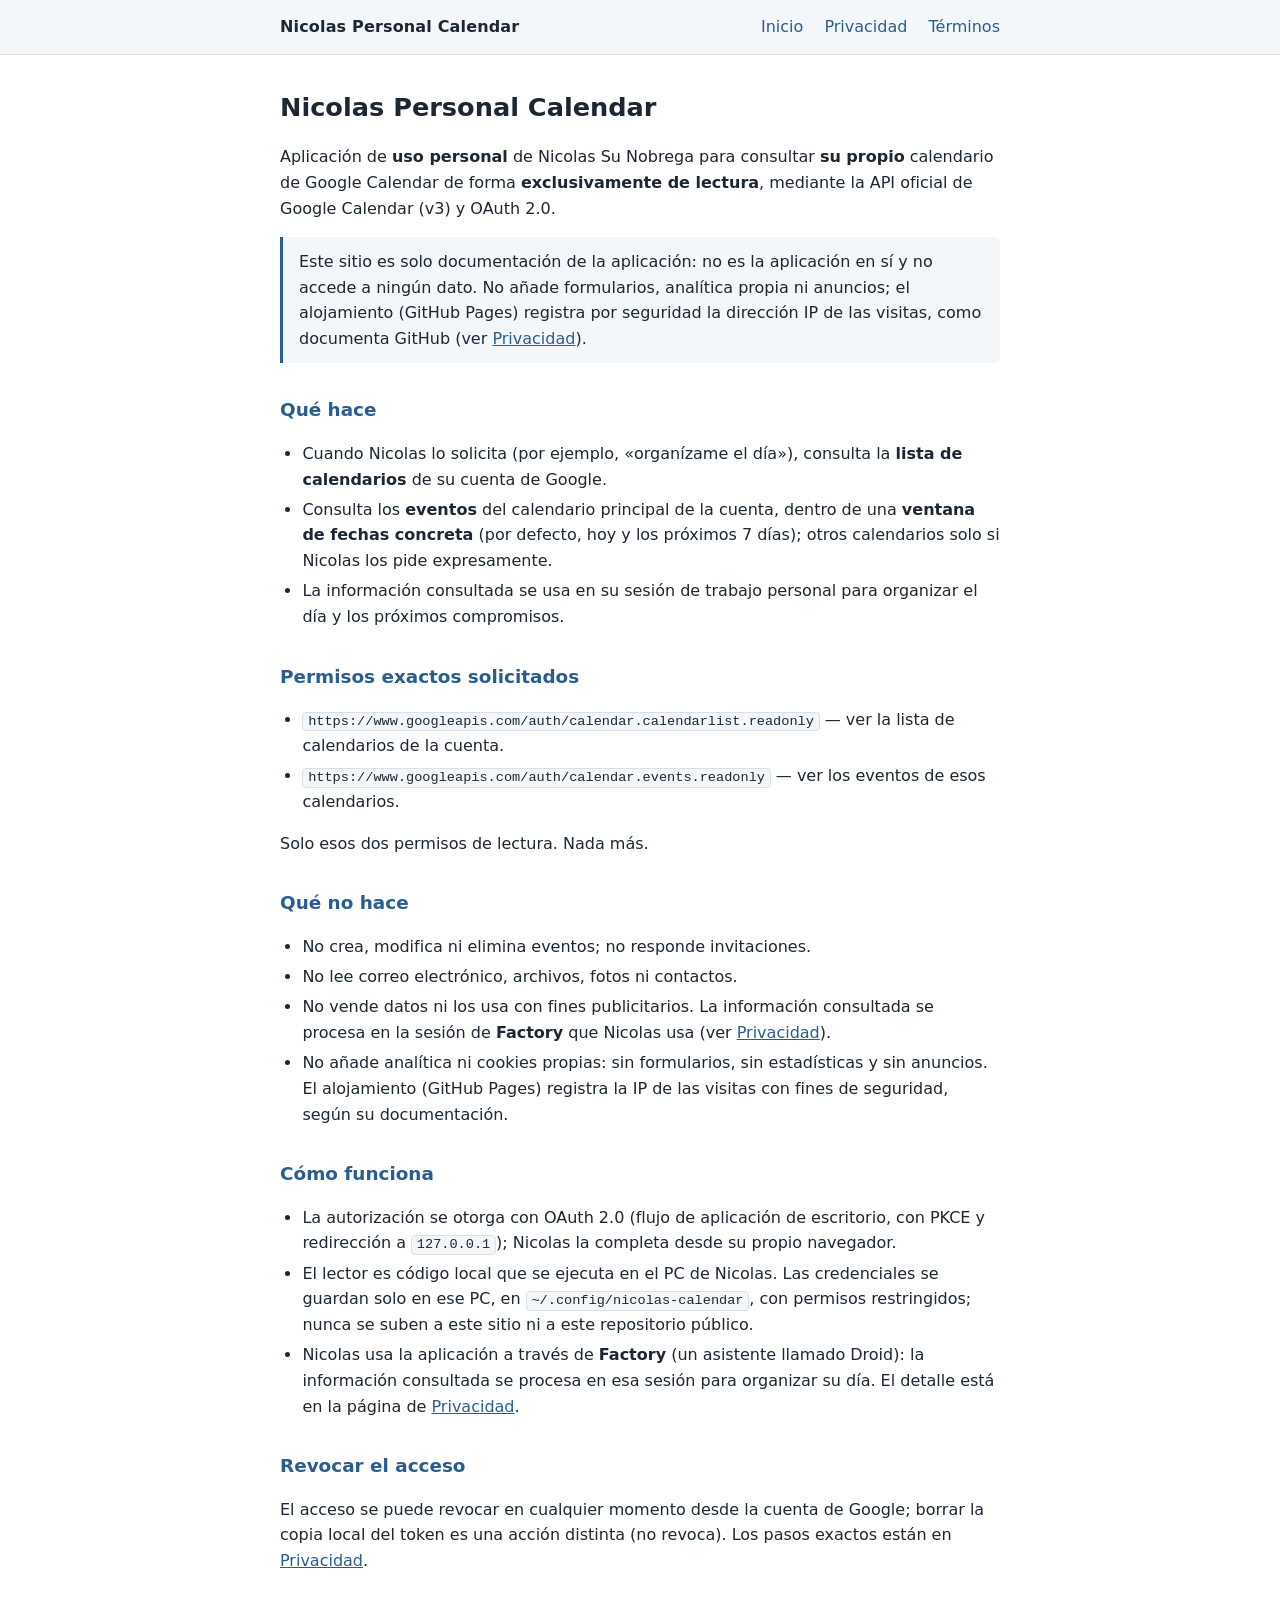
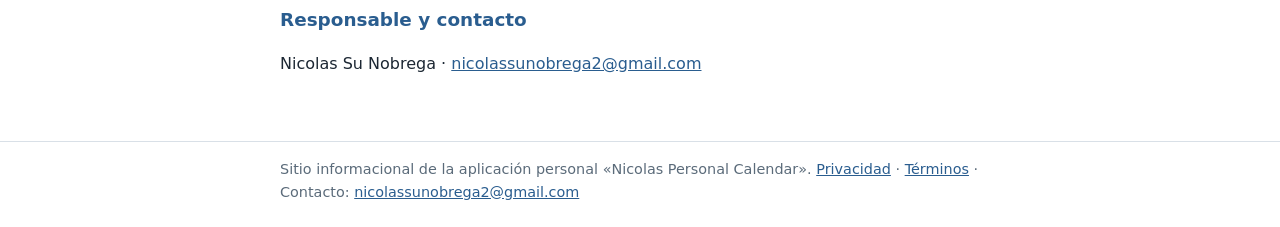
<file: index.html>
<!doctype html>
<html lang="es">
<head>
  <meta charset="utf-8">
  <meta name="viewport" content="width=device-width, initial-scale=1">
  <title>Nicolas Personal Calendar</title>
  <meta name="description" content="Sitio informacional de la aplicación personal Nicolas Personal Calendar: consulta de solo lectura del propio calendario de Google mediante la API oficial.">
  <link rel="stylesheet" href="style.css">
</head>
<body>
<header class="site">
  <div class="wrap">
    <span class="brand">Nicolas Personal Calendar</span>
    <nav aria-label="Principal">
      <a href="index.html" aria-current="page">Inicio</a>
      <a href="privacy.html">Privacidad</a>
      <a href="terms.html">Términos</a>
    </nav>
  </div>
</header>
<main class="wrap">
  <h1>Nicolas Personal Calendar</h1>
  <p>Aplicación de <strong>uso personal</strong> de Nicolas Su Nobrega para consultar <strong>su propio</strong> calendario de Google Calendar de forma <strong>exclusivamente de lectura</strong>, mediante la API oficial de Google Calendar (v3) y OAuth&nbsp;2.0.</p>

  <p class="note">Este sitio es solo documentación de la aplicación: no es la aplicación en sí y no accede a ningún dato. No añade formularios, analítica propia ni anuncios; el alojamiento (GitHub Pages) registra por seguridad la dirección IP de las visitas, como documenta GitHub (ver <a href="privacy.html">Privacidad</a>).</p>

  <h2>Qué hace</h2>
  <ul>
    <li>Cuando Nicolas lo solicita (por ejemplo, «organízame el día»), consulta la <strong>lista de calendarios</strong> de su cuenta de Google.</li>
    <li>Consulta los <strong>eventos</strong> del calendario principal de la cuenta, dentro de una <strong>ventana de fechas concreta</strong> (por defecto, hoy y los próximos 7&nbsp;días); otros calendarios solo si Nicolas los pide expresamente.</li>
    <li>La información consultada se usa en su sesión de trabajo personal para organizar el día y los próximos compromisos.</li>
  </ul>

  <h2>Permisos exactos solicitados</h2>
  <ul>
    <li><code>https://www.googleapis.com/auth/calendar.calendarlist.readonly</code> — ver la lista de calendarios de la cuenta.</li>
    <li><code>https://www.googleapis.com/auth/calendar.events.readonly</code> — ver los eventos de esos calendarios.</li>
  </ul>
  <p>Solo esos dos permisos de lectura. Nada más.</p>

  <h2>Qué no hace</h2>
  <ul>
    <li>No crea, modifica ni elimina eventos; no responde invitaciones.</li>
    <li>No lee correo electrónico, archivos, fotos ni contactos.</li>
    <li>No vende datos ni los usa con fines publicitarios. La información consultada se procesa en la sesión de <strong>Factory</strong> que Nicolas usa (ver <a href="privacy.html">Privacidad</a>).</li>
    <li>No añade analítica ni cookies propias: sin formularios, sin estadísticas y sin anuncios. El alojamiento (GitHub Pages) registra la IP de las visitas con fines de seguridad, según su documentación.</li>
  </ul>

  <h2>Cómo funciona</h2>
  <ul>
    <li>La autorización se otorga con OAuth&nbsp;2.0 (flujo de aplicación de escritorio, con PKCE y redirección a <code>127.0.0.1</code>); Nicolas la completa desde su propio navegador.</li>
    <li>El lector es código local que se ejecuta en el PC de Nicolas. Las credenciales se guardan solo en ese PC, en <code>~/.config/nicolas-calendar</code>, con permisos restringidos; nunca se suben a este sitio ni a este repositorio público.</li>
    <li>Nicolas usa la aplicación a través de <strong>Factory</strong> (un asistente llamado Droid): la información consultada se procesa en esa sesión para organizar su día. El detalle está en la página de <a href="privacy.html">Privacidad</a>.</li>
  </ul>

  <h2>Revocar el acceso</h2>
  <p>El acceso se puede revocar en cualquier momento desde la cuenta de Google; borrar la copia local del token es una acción distinta (no revoca). Los pasos exactos están en <a href="privacy.html">Privacidad</a>.</p>

  <h2>Responsable y contacto</h2>
  <p>Nicolas Su Nobrega · <a href="mailto:nicolassunobrega2@gmail.com">nicolassunobrega2@gmail.com</a></p>
</main>
<footer class="site">
  <div class="wrap">
    <p>Sitio informacional de la aplicación personal «Nicolas Personal Calendar». <a href="privacy.html">Privacidad</a> · <a href="terms.html">Términos</a> · Contacto: <a href="mailto:nicolassunobrega2@gmail.com">nicolassunobrega2@gmail.com</a></p>
  </div>
</footer>
</body>
</html>
</file>
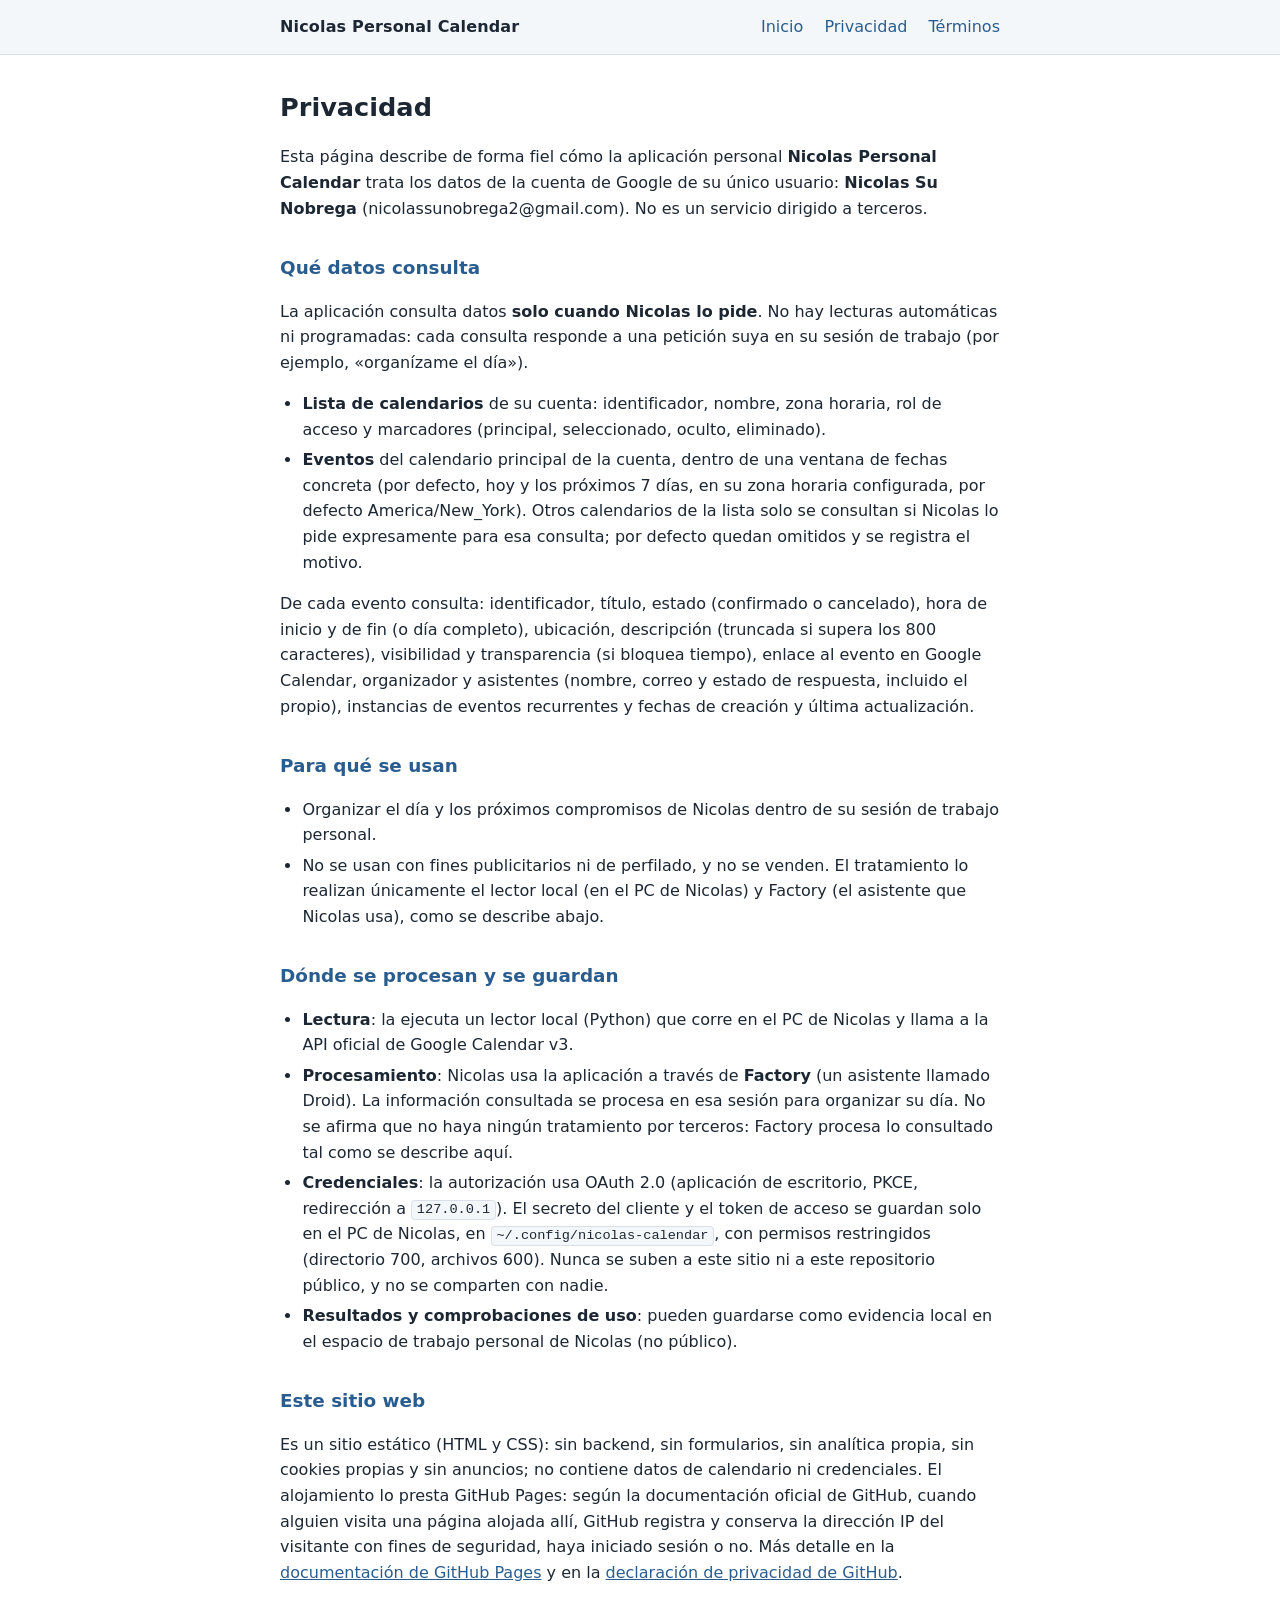
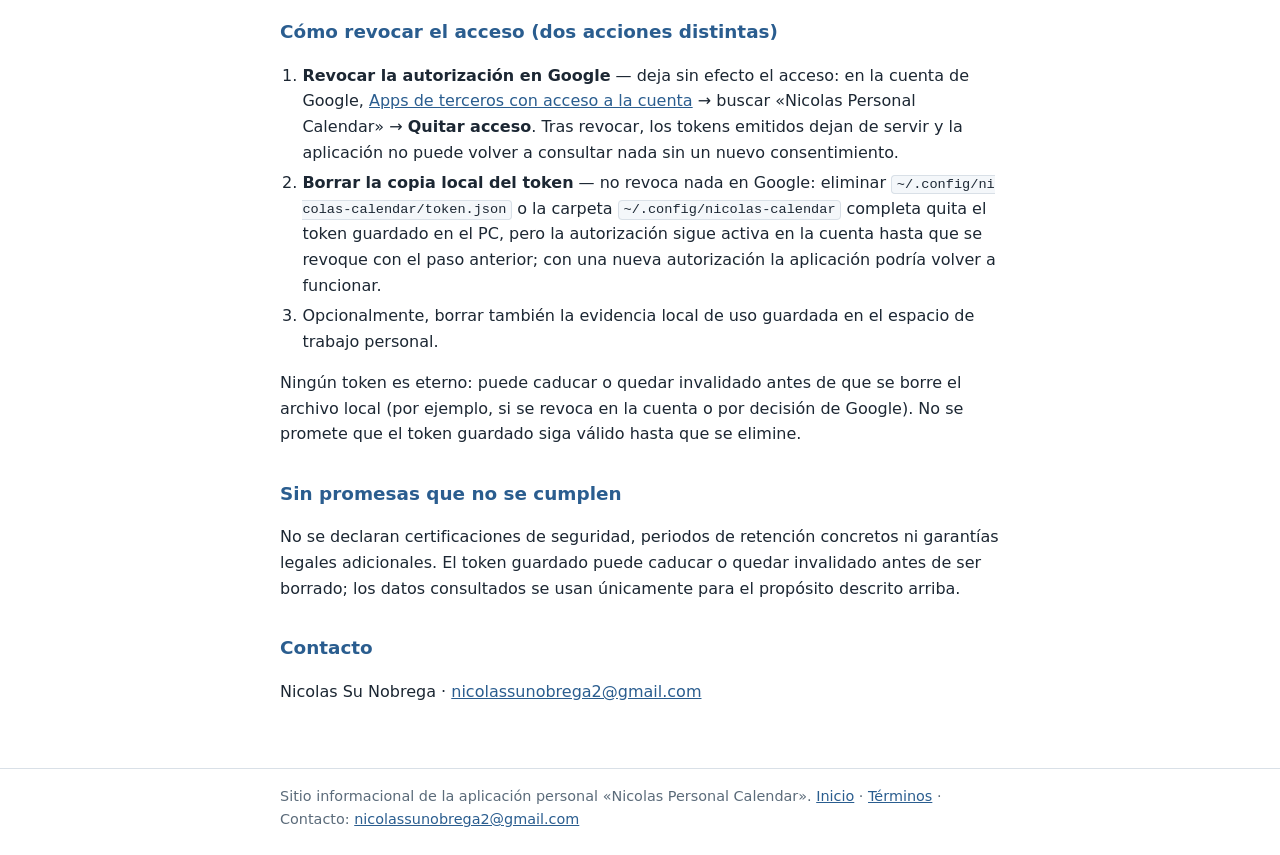
<file: privacy.html>
<!doctype html>
<html lang="es">
<head>
  <meta charset="utf-8">
  <meta name="viewport" content="width=device-width, initial-scale=1">
  <title>Privacidad — Nicolas Personal Calendar</title>
  <meta name="description" content="Qué datos consulta la aplicación personal Nicolas Personal Calendar, cómo se procesan y cómo revocar el acceso.">
  <link rel="stylesheet" href="style.css">
</head>
<body>
<header class="site">
  <div class="wrap">
    <span class="brand">Nicolas Personal Calendar</span>
    <nav aria-label="Principal">
      <a href="index.html">Inicio</a>
      <a href="privacy.html" aria-current="page">Privacidad</a>
      <a href="terms.html">Términos</a>
    </nav>
  </div>
</header>
<main class="wrap">
  <h1>Privacidad</h1>
  <p>Esta página describe de forma fiel cómo la aplicación personal <strong>Nicolas Personal Calendar</strong> trata los datos de la cuenta de Google de su único usuario: <strong>Nicolas Su Nobrega</strong> (nicolassunobrega2@gmail.com). No es un servicio dirigido a terceros.</p>

  <h2>Qué datos consulta</h2>
  <p>La aplicación consulta datos <strong>solo cuando Nicolas lo pide</strong>. No hay lecturas automáticas ni programadas: cada consulta responde a una petición suya en su sesión de trabajo (por ejemplo, «organízame el día»).</p>
  <ul>
    <li><strong>Lista de calendarios</strong> de su cuenta: identificador, nombre, zona horaria, rol de acceso y marcadores (principal, seleccionado, oculto, eliminado).</li>
    <li><strong>Eventos</strong> del calendario principal de la cuenta, dentro de una ventana de fechas concreta (por defecto, hoy y los próximos 7&nbsp;días, en su zona horaria configurada, por defecto America/New_York). Otros calendarios de la lista solo se consultan si Nicolas lo pide expresamente para esa consulta; por defecto quedan omitidos y se registra el motivo.</li>
  </ul>
  <p>De cada evento consulta: identificador, título, estado (confirmado o cancelado), hora de inicio y de fin (o día completo), ubicación, descripción (truncada si supera los 800 caracteres), visibilidad y transparencia (si bloquea tiempo), enlace al evento en Google Calendar, organizador y asistentes (nombre, correo y estado de respuesta, incluido el propio), instancias de eventos recurrentes y fechas de creación y última actualización.</p>

  <h2>Para qué se usan</h2>
  <ul>
    <li>Organizar el día y los próximos compromisos de Nicolas dentro de su sesión de trabajo personal.</li>
    <li>No se usan con fines publicitarios ni de perfilado, y no se venden. El tratamiento lo realizan únicamente el lector local (en el PC de Nicolas) y Factory (el asistente que Nicolas usa), como se describe abajo.</li>
  </ul>

  <h2>Dónde se procesan y se guardan</h2>
  <ul>
    <li><strong>Lectura</strong>: la ejecuta un lector local (Python) que corre en el PC de Nicolas y llama a la API oficial de Google Calendar v3.</li>
    <li><strong>Procesamiento</strong>: Nicolas usa la aplicación a través de <strong>Factory</strong> (un asistente llamado Droid). La información consultada se procesa en esa sesión para organizar su día. No se afirma que no haya ningún tratamiento por terceros: Factory procesa lo consultado tal como se describe aquí.</li>
    <li><strong>Credenciales</strong>: la autorización usa OAuth&nbsp;2.0 (aplicación de escritorio, PKCE, redirección a <code>127.0.0.1</code>). El secreto del cliente y el token de acceso se guardan solo en el PC de Nicolas, en <code>~/.config/nicolas-calendar</code>, con permisos restringidos (directorio 700, archivos 600). Nunca se suben a este sitio ni a este repositorio público, y no se comparten con nadie.</li>
    <li><strong>Resultados y comprobaciones de uso</strong>: pueden guardarse como evidencia local en el espacio de trabajo personal de Nicolas (no público).</li>
  </ul>

  <h2>Este sitio web</h2>
  <p>Es un sitio estático (HTML y CSS): sin backend, sin formularios, sin analítica propia, sin cookies propias y sin anuncios; no contiene datos de calendario ni credenciales. El alojamiento lo presta GitHub Pages: según la documentación oficial de GitHub, cuando alguien visita una página alojada allí, GitHub registra y conserva la dirección IP del visitante con fines de seguridad, haya iniciado sesión o no. Más detalle en la <a href="https://docs.github.com/en/pages/getting-started-with-github-pages/what-is-github-pages">documentación de GitHub Pages</a> y en la <a href="https://docs.github.com/en/site-policy/privacy-policies/github-general-privacy-statement">declaración de privacidad de GitHub</a>.</p>

  <h2>Cómo revocar el acceso (dos acciones distintas)</h2>
  <ol>
    <li><strong>Revocar la autorización en Google</strong> — deja sin efecto el acceso: en la cuenta de Google, <a href="https://myaccount.google.com/connections">Apps de terceros con acceso a la cuenta</a> → buscar «Nicolas Personal Calendar» → <strong>Quitar acceso</strong>. Tras revocar, los tokens emitidos dejan de servir y la aplicación no puede volver a consultar nada sin un nuevo consentimiento.</li>
    <li><strong>Borrar la copia local del token</strong> — no revoca nada en Google: eliminar <code>~/.config/nicolas-calendar/token.json</code> o la carpeta <code>~/.config/nicolas-calendar</code> completa quita el token guardado en el PC, pero la autorización sigue activa en la cuenta hasta que se revoque con el paso anterior; con una nueva autorización la aplicación podría volver a funcionar.</li>
    <li>Opcionalmente, borrar también la evidencia local de uso guardada en el espacio de trabajo personal.</li>
  </ol>
  <p>Ningún token es eterno: puede caducar o quedar invalidado antes de que se borre el archivo local (por ejemplo, si se revoca en la cuenta o por decisión de Google). No se promete que el token guardado siga válido hasta que se elimine.</p>

  <h2>Sin promesas que no se cumplen</h2>
  <p>No se declaran certificaciones de seguridad, periodos de retención concretos ni garantías legales adicionales. El token guardado puede caducar o quedar invalidado antes de ser borrado; los datos consultados se usan únicamente para el propósito descrito arriba.</p>

  <h2>Contacto</h2>
  <p>Nicolas Su Nobrega · <a href="mailto:nicolassunobrega2@gmail.com">nicolassunobrega2@gmail.com</a></p>
</main>
<footer class="site">
  <div class="wrap">
    <p>Sitio informacional de la aplicación personal «Nicolas Personal Calendar». <a href="index.html">Inicio</a> · <a href="terms.html">Términos</a> · Contacto: <a href="mailto:nicolassunobrega2@gmail.com">nicolassunobrega2@gmail.com</a></p>
  </div>
</footer>
</body>
</html>
</file>
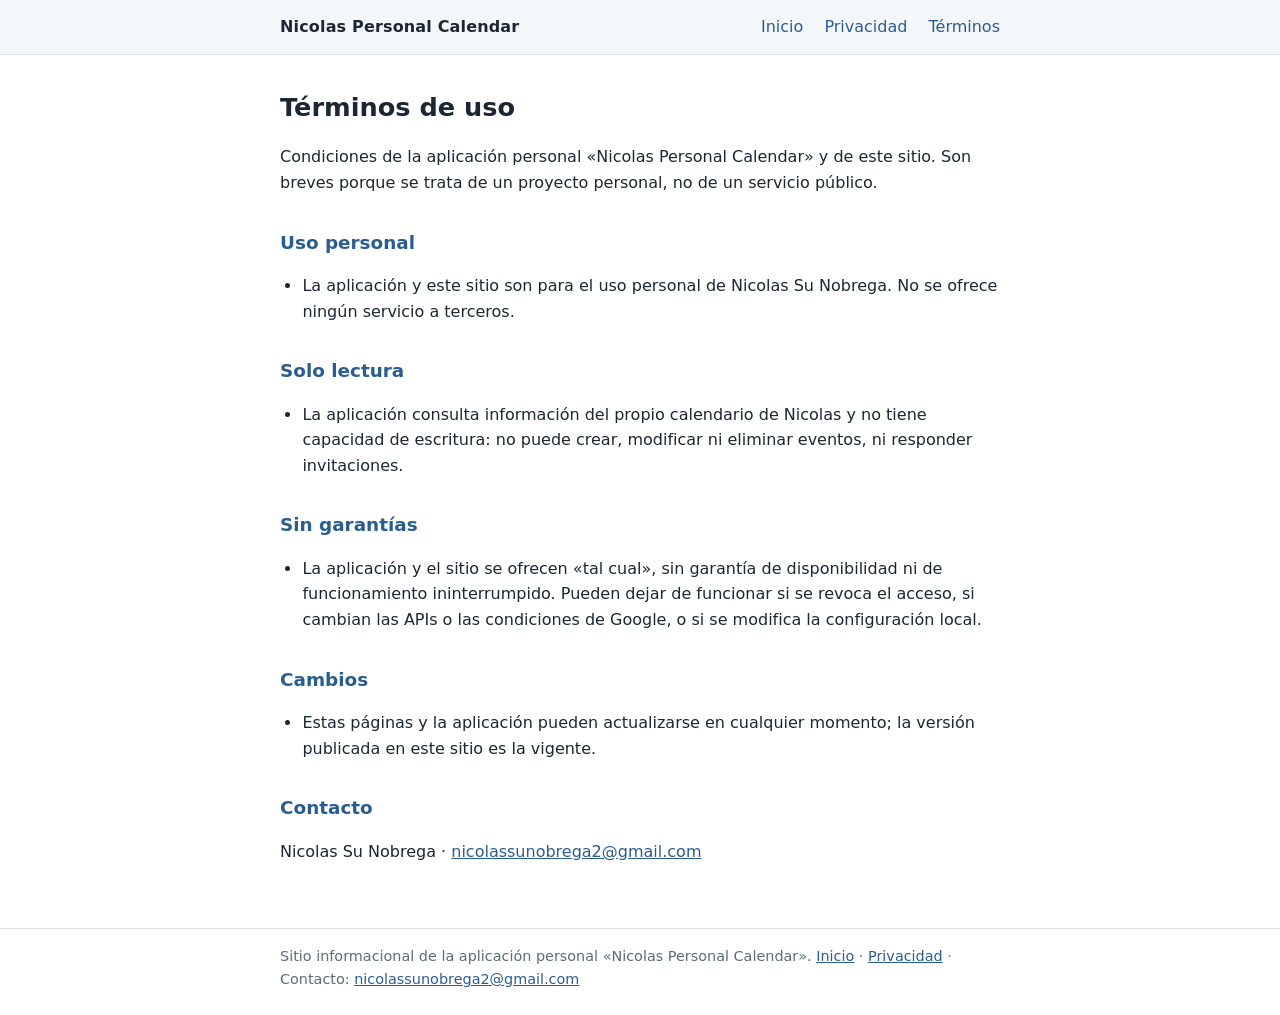
<file: terms.html>
<!doctype html>
<html lang="es">
<head>
  <meta charset="utf-8">
  <meta name="viewport" content="width=device-width, initial-scale=1">
  <title>Términos — Nicolas Personal Calendar</title>
  <meta name="description" content="Condiciones breves de uso de la aplicación personal Nicolas Personal Calendar y de este sitio.">
  <link rel="stylesheet" href="style.css">
</head>
<body>
<header class="site">
  <div class="wrap">
    <span class="brand">Nicolas Personal Calendar</span>
    <nav aria-label="Principal">
      <a href="index.html">Inicio</a>
      <a href="privacy.html">Privacidad</a>
      <a href="terms.html" aria-current="page">Términos</a>
    </nav>
  </div>
</header>
<main class="wrap">
  <h1>Términos de uso</h1>
  <p>Condiciones de la aplicación personal «Nicolas Personal Calendar» y de este sitio. Son breves porque se trata de un proyecto personal, no de un servicio público.</p>

  <h2>Uso personal</h2>
  <ul>
    <li>La aplicación y este sitio son para el uso personal de Nicolas Su Nobrega. No se ofrece ningún servicio a terceros.</li>
  </ul>

  <h2>Solo lectura</h2>
  <ul>
    <li>La aplicación consulta información del propio calendario de Nicolas y no tiene capacidad de escritura: no puede crear, modificar ni eliminar eventos, ni responder invitaciones.</li>
  </ul>

  <h2>Sin garantías</h2>
  <ul>
    <li>La aplicación y el sitio se ofrecen «tal cual», sin garantía de disponibilidad ni de funcionamiento ininterrumpido. Pueden dejar de funcionar si se revoca el acceso, si cambian las APIs o las condiciones de Google, o si se modifica la configuración local.</li>
  </ul>

  <h2>Cambios</h2>
  <ul>
    <li>Estas páginas y la aplicación pueden actualizarse en cualquier momento; la versión publicada en este sitio es la vigente.</li>
  </ul>

  <h2>Contacto</h2>
  <p>Nicolas Su Nobrega · <a href="mailto:nicolassunobrega2@gmail.com">nicolassunobrega2@gmail.com</a></p>
</main>
<footer class="site">
  <div class="wrap">
    <p>Sitio informacional de la aplicación personal «Nicolas Personal Calendar». <a href="index.html">Inicio</a> · <a href="privacy.html">Privacidad</a> · Contacto: <a href="mailto:nicolassunobrega2@gmail.com">nicolassunobrega2@gmail.com</a></p>
  </div>
</footer>
</body>
</html>
</file>
<file: style.css>
/* Nicolas Personal Calendar — estilo compartido del sitio informacional.
   Sitio estático: sin JavaScript, sin analítica, sin recursos externos. */

:root {
  --ink: #1c2733;
  --muted: #5b6b7a;
  --accent: #2a5d8f;
  --line: #d9e0e7;
  --bg: #ffffff;
  --soft: #f4f7fa;
}

* { box-sizing: border-box; }

body {
  margin: 0;
  font-family: system-ui, -apple-system, "Segoe UI", Roboto, Arial, sans-serif;
  color: var(--ink);
  background: var(--bg);
  line-height: 1.6;
}

.wrap {
  max-width: 760px;
  margin: 0 auto;
  padding: 0 1.25rem;
}

header.site {
  border-bottom: 1px solid var(--line);
  background: var(--soft);
}

header.site .wrap {
  display: flex;
  flex-wrap: wrap;
  gap: 0.5rem 1.5rem;
  align-items: baseline;
  justify-content: space-between;
  padding-top: 0.9rem;
  padding-bottom: 0.9rem;
}

.brand {
  font-weight: 700;
  letter-spacing: 0.01em;
}

nav a {
  margin-left: 1rem;
  color: var(--accent);
  text-decoration: none;
}

nav a:hover,
nav a:focus {
  text-decoration: underline;
}

main.wrap {
  padding-top: 2rem;
  padding-bottom: 3rem;
}

h1 {
  font-size: 1.6rem;
  margin: 0 0 1rem;
}

h2 {
  font-size: 1.15rem;
  margin: 2rem 0 0.6rem;
  color: var(--accent);
}

ul, ol {
  padding-left: 1.4rem;
}

li {
  margin: 0.3rem 0;
}

li ul, li ol {
  margin: 0.3rem 0;
}

code {
  font-family: ui-monospace, SFMono-Regular, Menlo, Consolas, monospace;
  font-size: 0.85em;
  background: var(--soft);
  border: 1px solid var(--line);
  border-radius: 4px;
  padding: 0.1em 0.35em;
  word-break: break-all;
}

.note {
  border-left: 3px solid var(--accent);
  background: var(--soft);
  padding: 0.75rem 1rem;
  border-radius: 0 6px 6px 0;
}

a {
  color: var(--accent);
}

footer.site {
  border-top: 1px solid var(--line);
  color: var(--muted);
  font-size: 0.9rem;
}

footer.site .wrap {
  padding-top: 1rem;
  padding-bottom: 1.5rem;
}

footer.site p {
  margin: 0;
}
</file>
